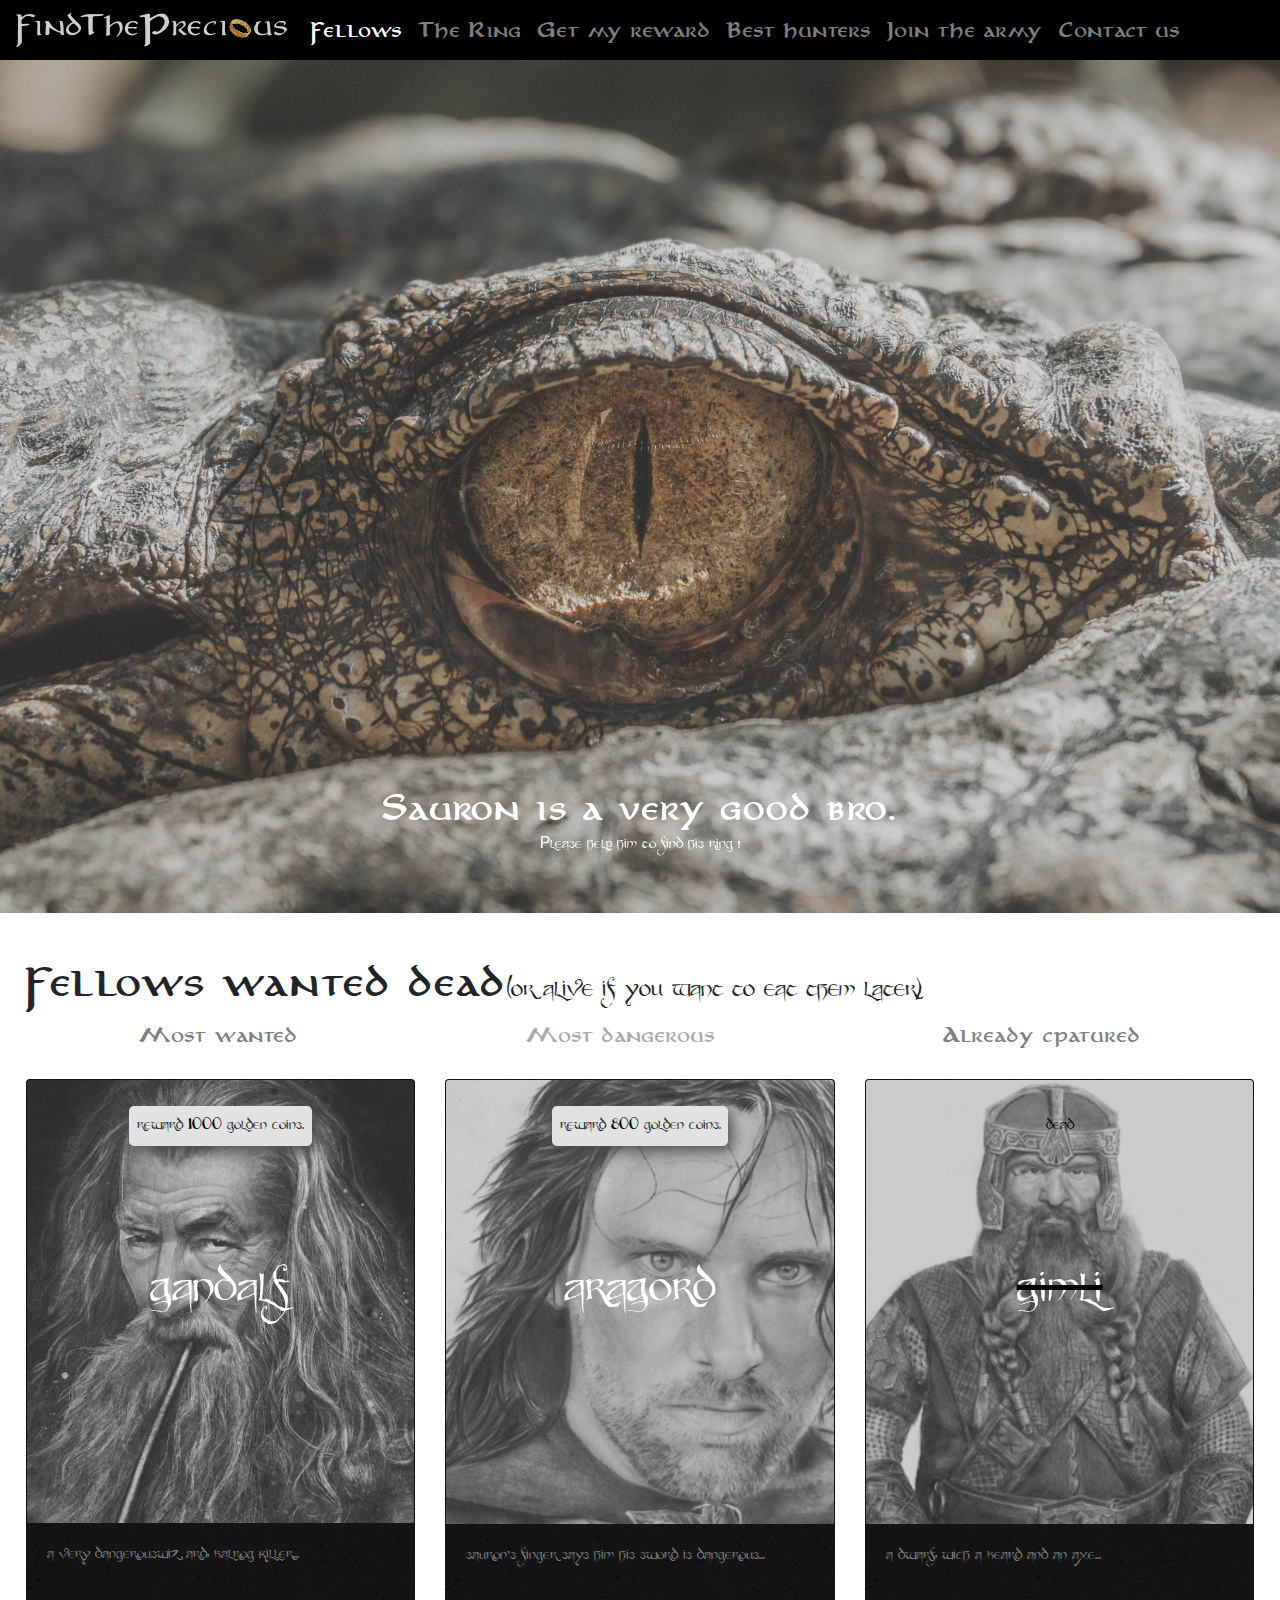
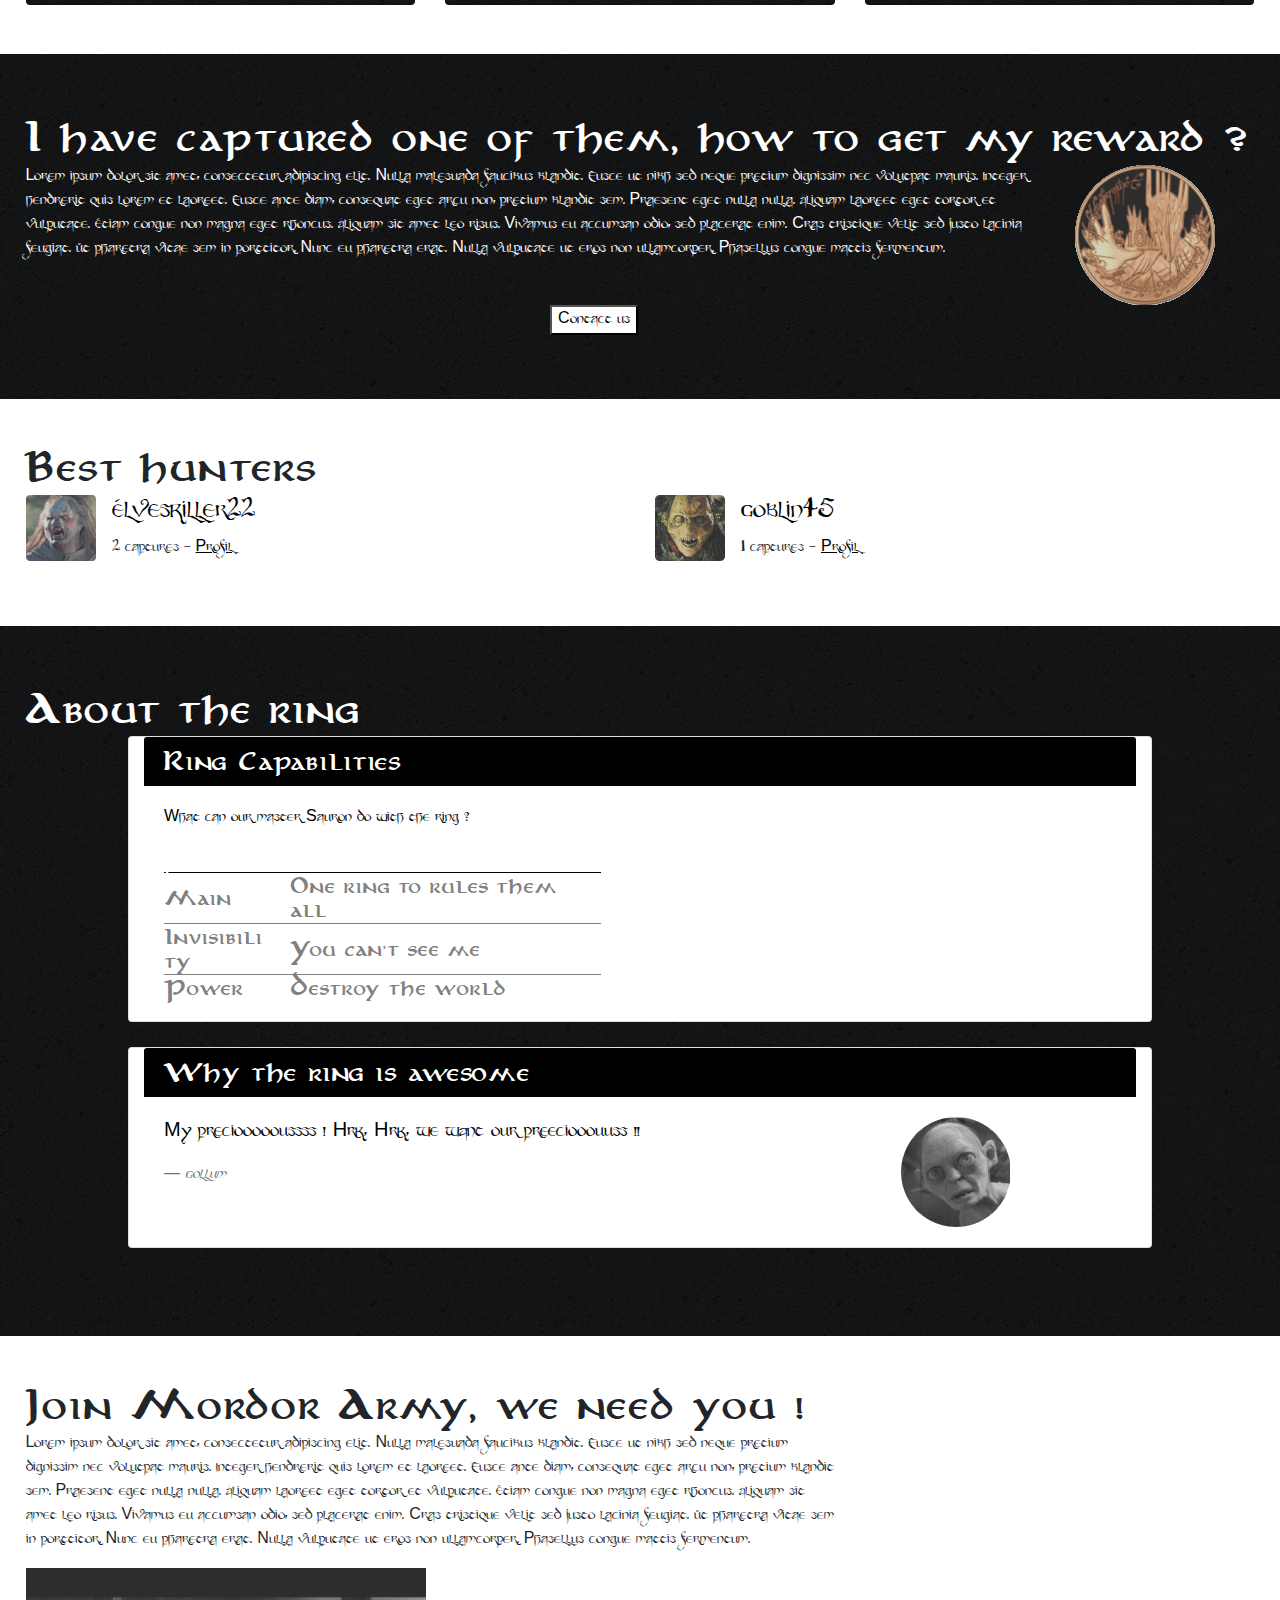
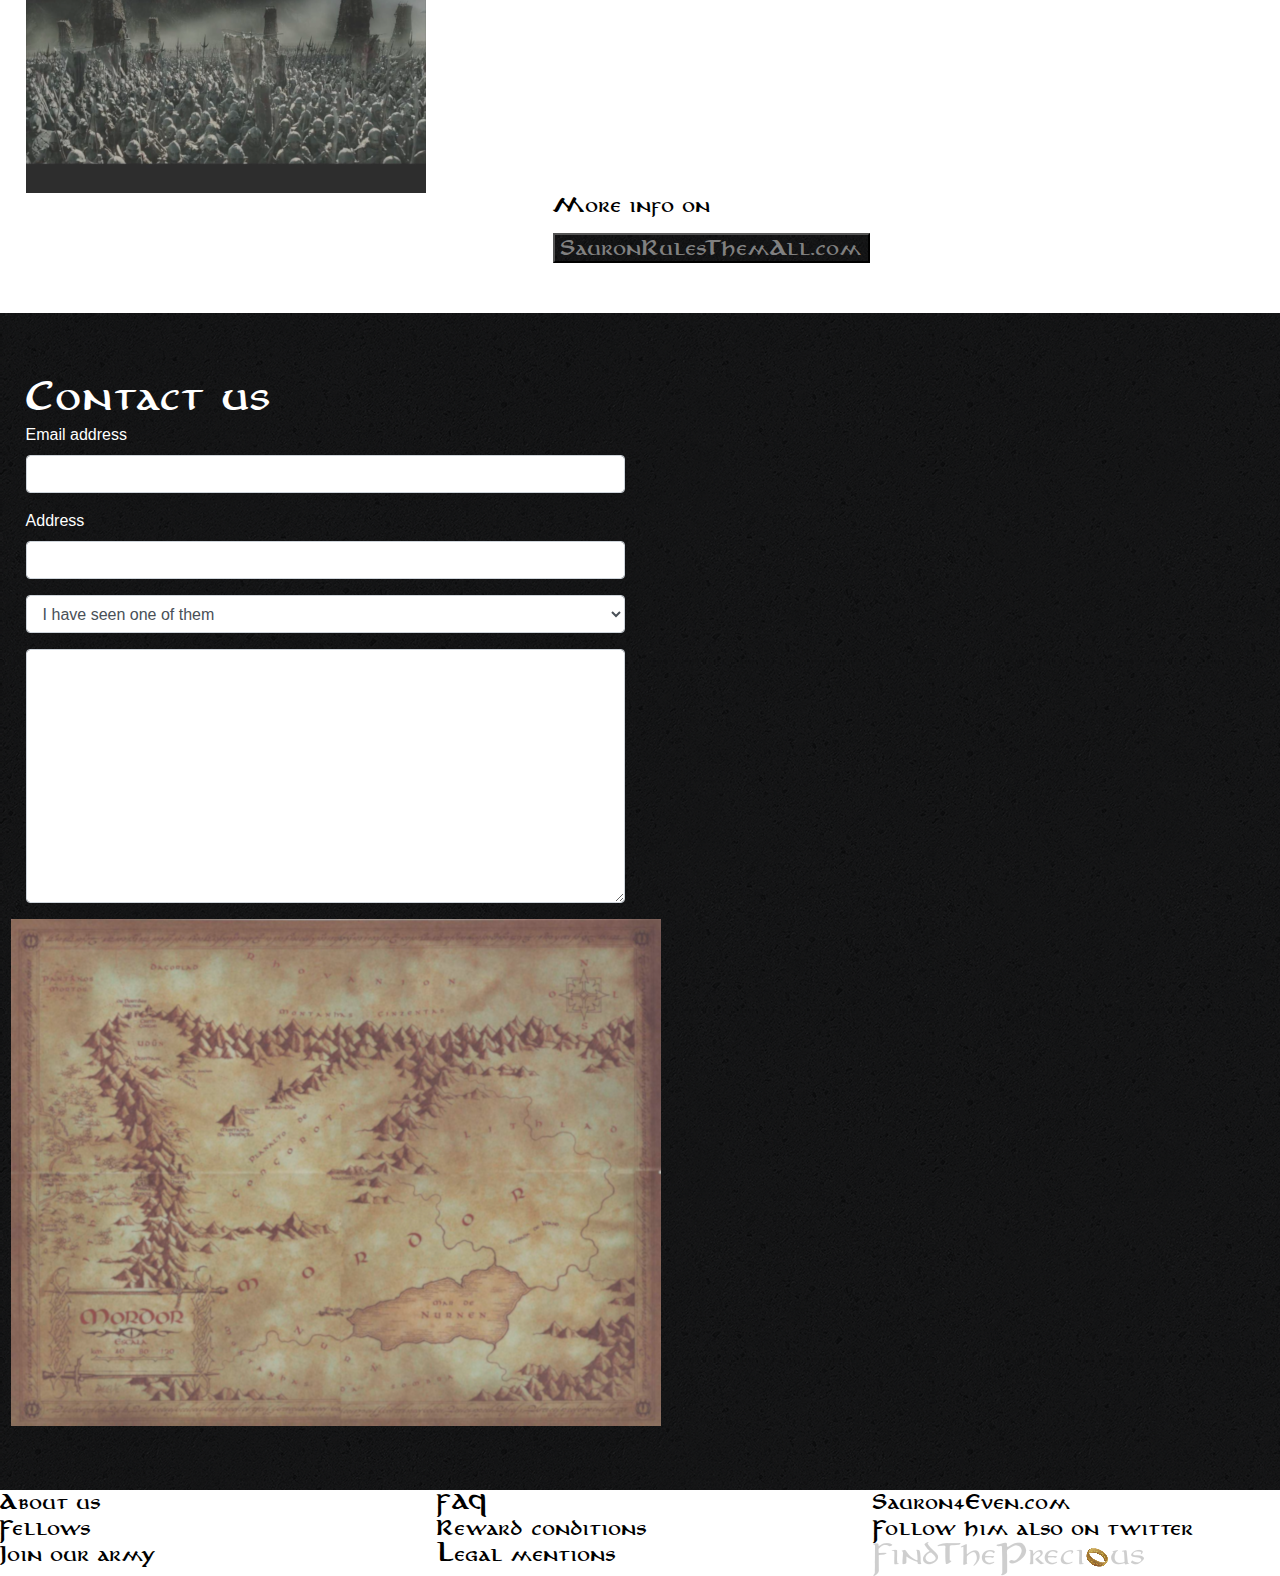
<file: index.html>
<!DOCTYPE html>
<html lang="fr">
<head>
    <meta charset="UTF-8">
    <meta name="viewport" content="width=device-width, initial-scale=1.0">
    <meta http-equiv="X-UA-Compatible" content="ie=edge">
    <link rel="stylesheet" href="https://stackpath.bootstrapcdn.com/bootstrap/4.3.1/css/bootstrap.min.css" integrity="sha384-ggOyR0iXCbMQv3Xipma34MD+dH/1fQ784/j6cY/iJTQUOhcWr7x9JvoRxT2MZw1T" crossorigin="anonymous">
    <link rel="stylesheet" href="style.css">
    <title>FindThePrecious.com</title>
</head>
<body>
    <div class="container-fluid"></div>
        <header>
            <nav class="navbar navbar-expand-lg navbar-dark ">
                <img src="img/logo.png" alt="logo" class="navbar-brand logo">
                <button class="navbar-toggler" type="button" data-toggle="collapse" data-target="#navbarNav" aria-controls="navbarNav" aria-expanded="false" aria-label="Toggle navigation">
                    <span class="navbar-toggler-icon"></span>
                </button>
                <div class="collapse navbar-collapse" id="navbarNav">
                    <div class="navbar-nav">
                        <a class="nav-item nav-link active" href="#Fellows">Fellows</a>
                        <a class="nav-item nav-link" href="#Ring">The Ring</a>
                        <a class="nav-item nav-link" href="#Reward">Get my reward</a>
                        <a class="nav-item nav-link" href="#Hunters">Best hunters</a>
                        <a class="nav-item nav-link" href="#Army">Join the army</a>
                        <a class="nav-item nav-link" href="#Contact">Contact us</a>
                    </div>
                </div>
            </nav>
        </header>
        <div id="carouselExampleCaptions" class="carousel slide" data-ride="carousel">
            <div class="carousel-inner">
                <div class="carousel-item active">
                    <img src="img/samuel-scrimshaw-361584-unsplash.jpg" class="d-block w-100" alt="dark vador">
                    <div class="carousel-caption d-none d-md-block">
                        <h3>Sauron is a very good bro.</h3>
                        <p>Please help him to find his ring !</p>
                    </div>
                </div>
                <div class="carousel-item">
                    <img src="img/robert-zunikoff-362035-unsplash.jpg" class="d-block w-100" alt="dark vador">
                    <div class="carousel-caption d-none d-md-block">
                        <h3>Sauron is a very good bro.</h3>
                        <p>Please help him to find his ring !</p>
                    </div>
                </div>
                <div class="carousel-item">
                    <img src="img/sander-wehkamp-748446-unsplash.jpg" class="d-block w-100" alt="dark vador">
                    <div class="carousel-caption d-none d-md-block">
                        <h3>Sauron is a very good bro.</h3>
                        <p>Please help him to find his ring !</p>
                    </div>
                </div>
            </div>
            <a class="carousel-control-prev" href="#carouselExampleCaptions" role="button" data-slide="prev">
                <span class="carousel-control-prev-icon" aria-hidden="true"></span>
                <span class="sr-only">Previous</span>
            </a>
            <a class="carousel-control-next" href="#carouselExampleCaptions" role="button" data-slide="next">
                <span class="carousel-control-next-icon" aria-hidden="true"></span>
                <span class="sr-only">Next</span>
            </a>
        </div>
        <br>
        <section id="Fellows">
            <h2>Fellows wanted dead<small>(or alive if you want to eat them later)</small></h2>
            <nav class="nav nav-pills flex-column flex-sm-row">
                <a class="flex-sm-fill text-sm-center nav-link" href="#Wanted">Most wanted</a>
                <a class="flex-sm-fill text-sm-center nav-link ok" href="#Dangerous">Most dangerous</a>
                <a class="flex-sm-fill text-sm-center nav-link" href="#Captured">Already cpatured</a>
            </nav>
            <div class="card-deck">
                <div id="wanted" class="card" style="width: 18rem;"> 
                    <img src="img/gandalf.png" alt="Gandalf" class="card-img-top">
                    <h4 class="card-title" id="nom">gandalf</h4>
                    <p class="card-text coins">reward <span>1000</span> golden coins.</p>
                    <div class="card-body">
                        <p>a very dangerouswizard, balrog killer... </p>
                    </div>
                </div>
                <div id="wanted" class="card" style="width: 18rem;">
                    <img src="img/aragorn.png" alt="Aragorn" class="card-img-top">
                    <h4 class="card-title" id="nom">aragord</h4>
                    <p class="card-text coins">reward <span>800</span> golden coins.</p>
                    <div class="card-body">
                        <p>sauron's finger says him his sword is dangerous...</p>
                    </div>
                </div>
                <div id="wanted" class="card dead" style="width: 18rem;">
                    <img src="img/gimli.png" alt="Gimli" class="card-img-top">
                    <h4 class="card-title" id="nom">gimli</h4>
                    <p class="card-text"><span>dead</span></p>
                    <div class="card-body">
                        <p>a dwarf, wich a beard and an axe...</p>
                    </div>
                </div>
            </div>   
        </section>
        <br>
        <section id="Reward">
                <h2>I have captured one of them, how to get my reward ?</h2>
            <div class="row">
                <div class="col-md-10 col-8">
                    <p>
                            Lorem ipsum dolor sit amet, consectetur adipiscing elit. 
                            Nulla malesuada faucibus blandit. 
                            Fusce ut nibh sed neque pretium dignissim nec volutpat mauris. 
                            Integer hendrerit quis lorem et laoreet. 
                            Fusce ante diam, consequat eget arcu non, pretium blandit sem. 
                            Praesent eget nulla nulla. 
                            Aliquam laoreet eget tortor et vulputate. 
                            Etiam congue non magna eget rhoncus. Aliquam sit amet leo risus. 
                            Vivamus eu accumsan odio, sed placerat enim. 
                            Cras tristique velit sed justo lacinia feugiat. 
                            Ut pharetra vitae sem in porttitor. Nunc eu pharetra erat. 
                            Nulla vulputate ut eros non ullamcorper. 
                            Phasellus congue mattis fermentum.
                    </p>            
                </div>
                <div class="col-1">
                    <img src="img/coin_sauron.png" alt="coin sauron">
                </div>
                <div class="col offset-5">
                    <button type="button" class="buttonC">Contact us</button>
                </div>
            </div>
        </section>
        <br>
        <section id="Hunters">
            <h2>Best hunters</h2>
            <div class="row">
                <div class="col-6">
                    <div class="media">
                        <img src="img/hunter1.png" class="mr-3" alt="...">
                        <div class="media-body">
                            <h3 class="mt-0">Elveskiller22</h3>
                            <p>2 captures - <a href="ProfilEleves">Profil</a></p>
                            <div class="fb-like" data-href="https://developers.facebook.com/docs/plugins/" data-width="20" data-layout="standard" data-action="like" data-size="small" data-show-faces="true" data-share="true"></div>
                        </div>
                    </div>
                </div>
                <div class="col-6">
                    <div class="media">
                        <img src="img/hunter2.png" class="mr-3" alt="...">
                        <div class="media-body">
                            <h3 class="mt-0">Goblin45</h3>
                            <p>1 captures - <a href="ProfilEleves">Profil</a></p>
                            <div class="fb-like" data-href="https://developers.facebook.com/docs/plugins/" data-width="20" data-layout="standard" data-action="like" data-size="small" data-show-faces="true" data-share="true"></div>
                        </div>
                    </div>
                </div>
            </div>
        </section>
        <br>
        <section id="Ring">
            <h2>About the ring</h2>
            <div class="card col-10 offset-1">
                <h5 class="card-header">Ring Capabilities</h5>
                <div class="card-body">
                    <p class="card-text">What can our master Sauron do with the ring ?</p>
                    <table>
                        <thead>
                            <tr>
                                <th>Feature</th>
                                <th>Description</th>
                            </tr>
                        </thead>
                        <tbody>
                            <tr>
                                <td>Main</td>
                                <td>One ring to rules them all</td>
                            </tr>
                            <tr>
                                <td>Invisibility</td>
                                <td>You can't see me</td>
                            </tr>
                            <tr>
                                <td>Power</td>
                                <td>Destroy the world</td>
                            </tr>
                        </tbody>
                    </table>
                </div>
            </div>
            <div class="card col-10 offset-1">
                <h5 class="card-header">Why the ring is awesome</h5>
                <div class="card-body">
                    <div class="row">
                        <div class="col-9">
                            <div class="blockquote">
                                <p>My precioooooussss ! Hrk, Hrk, we want our preeciooouuss !!</p>
                                <cite class="blockquote-footer">Gollum</cite>
                            </div>
                        </div>
                        <div class="col-3">
                            <img src="img/gollum.png" alt="Gollum"> 
                        </div>
                    </div>
                </div>
            </div>
        </section>
        <br>
        <section id="Army">
            <h2>Join Mordor Army, we need you !</h2>
            <div class="row">    
                <div class="col-8">
                    <p>
                        Lorem ipsum dolor sit amet, consectetur adipiscing elit. 
                        Nulla malesuada faucibus blandit. 
                        Fusce ut nibh sed neque pretium dignissim nec volutpat mauris. 
                        Integer hendrerit quis lorem et laoreet. 
                        Fusce ante diam, consequat eget arcu non, pretium blandit sem. 
                        Praesent eget nulla nulla. 
                        Aliquam laoreet eget tortor et vulputate. 
                        Etiam congue non magna eget rhoncus. Aliquam sit amet leo risus. 
                        Vivamus eu accumsan odio, sed placerat enim. 
                        Cras tristique velit sed justo lacinia feugiat. 
                        Ut pharetra vitae sem in porttitor. Nunc eu pharetra erat. 
                        Nulla vulputate ut eros non ullamcorper. 
                        Phasellus congue mattis fermentum.
                    </p>
                </div>
                <div class="col">
                    <img src="img/army.png" alt="we need you">
                </div>
            </div>
            <div class="col offset-5">
                <p class="more">More info on </p>
                <button type="button" class="buttonA">SauronRulesThemAll.com</button>
            </div>
        </section>
        <br>
        <section id="Contact">
            <h2>Contact us</h2>
            <div class="row">
                <div class="col-6">
                    <form action="#" method="post">
                        <div class="form-group">
                            <label for="mail">Email address</label>
                            <input type="email" name="mail" id="mail" class="form-control">
                        </div>
                        <div class="form-group">
                            <label for="address">Address</label>
                            <input type="text" name="address" id="address" class="form-control">
                        </div>
                        <div class="form-group">
                            <select name="liste" class="form-control">
                                <option>I have seen one of them</option>
                            </select>
                        </div>
                        <div class="form-group">
                            <textarea name="commentary" id="commentary" cols="30" rows="10" class="form-control"></textarea>
                        </div>
                    </form>
                </div class="col">
                    <img src="img/map.png" alt="map">
                </div>
            </div>
        </section> 
        <footer>
            <div class="row">
                <div class="col">
                    <a href="#About">About us</a>
                </div>
                <div class="col">
                    <a href="#FAQ">FAQ</a>
                </div>
                <div class="col">
                    <a href="Sauron4Even.com">Sauron4Even.com</a>
                </div>
            </div>
            <div class="row">
                <div class="col">
                    <a href="#Fellows">Fellows</a>
                </div>
                <div class="col">
                    <a href="#Reward">Reward conditions</a>
                </div>
                <div class="col">
                    <a href="#Twitter">Follow him also on twitter</a>
                </div>
            </div> 
            <div class="row">
                <div class="col">
                    <a href="#Army">Join our army</a>
                </div>
                <div class="col">
                    <a href="#Legal">Legal mentions</a>
                </div>
                <div class="col">
                    <img src="img/logo.png" alt="logo">
                </div>
            </div>    
        </footer> 
    </div>
<script src="https://code.jquery.com/jquery-3.3.1.slim.min.js" integrity="sha384-q8i/X+965DzO0rT7abK41JStQIAqVgRVzpbzo5smXKp4YfRvH+8abtTE1Pi6jizo" crossorigin="anonymous"></script>
<script src="https://cdnjs.cloudflare.com/ajax/libs/popper.js/1.14.7/umd/popper.min.js" integrity="sha384-UO2eT0CpHqdSJQ6hJty5KVphtPhzWj9WO1clHTMGa3JDZwrnQq4sF86dIHNDz0W1" crossorigin="anonymous"></script>
<script src="https://stackpath.bootstrapcdn.com/bootstrap/4.3.1/js/bootstrap.min.js" integrity="sha384-JjSmVgyd0p3pXB1rRibZUAYoIIy6OrQ6VrjIEaFf/nJGzIxFDsf4x0xIM+B07jRM" crossorigin="anonymous"></script>
</body>
</html>
</file>
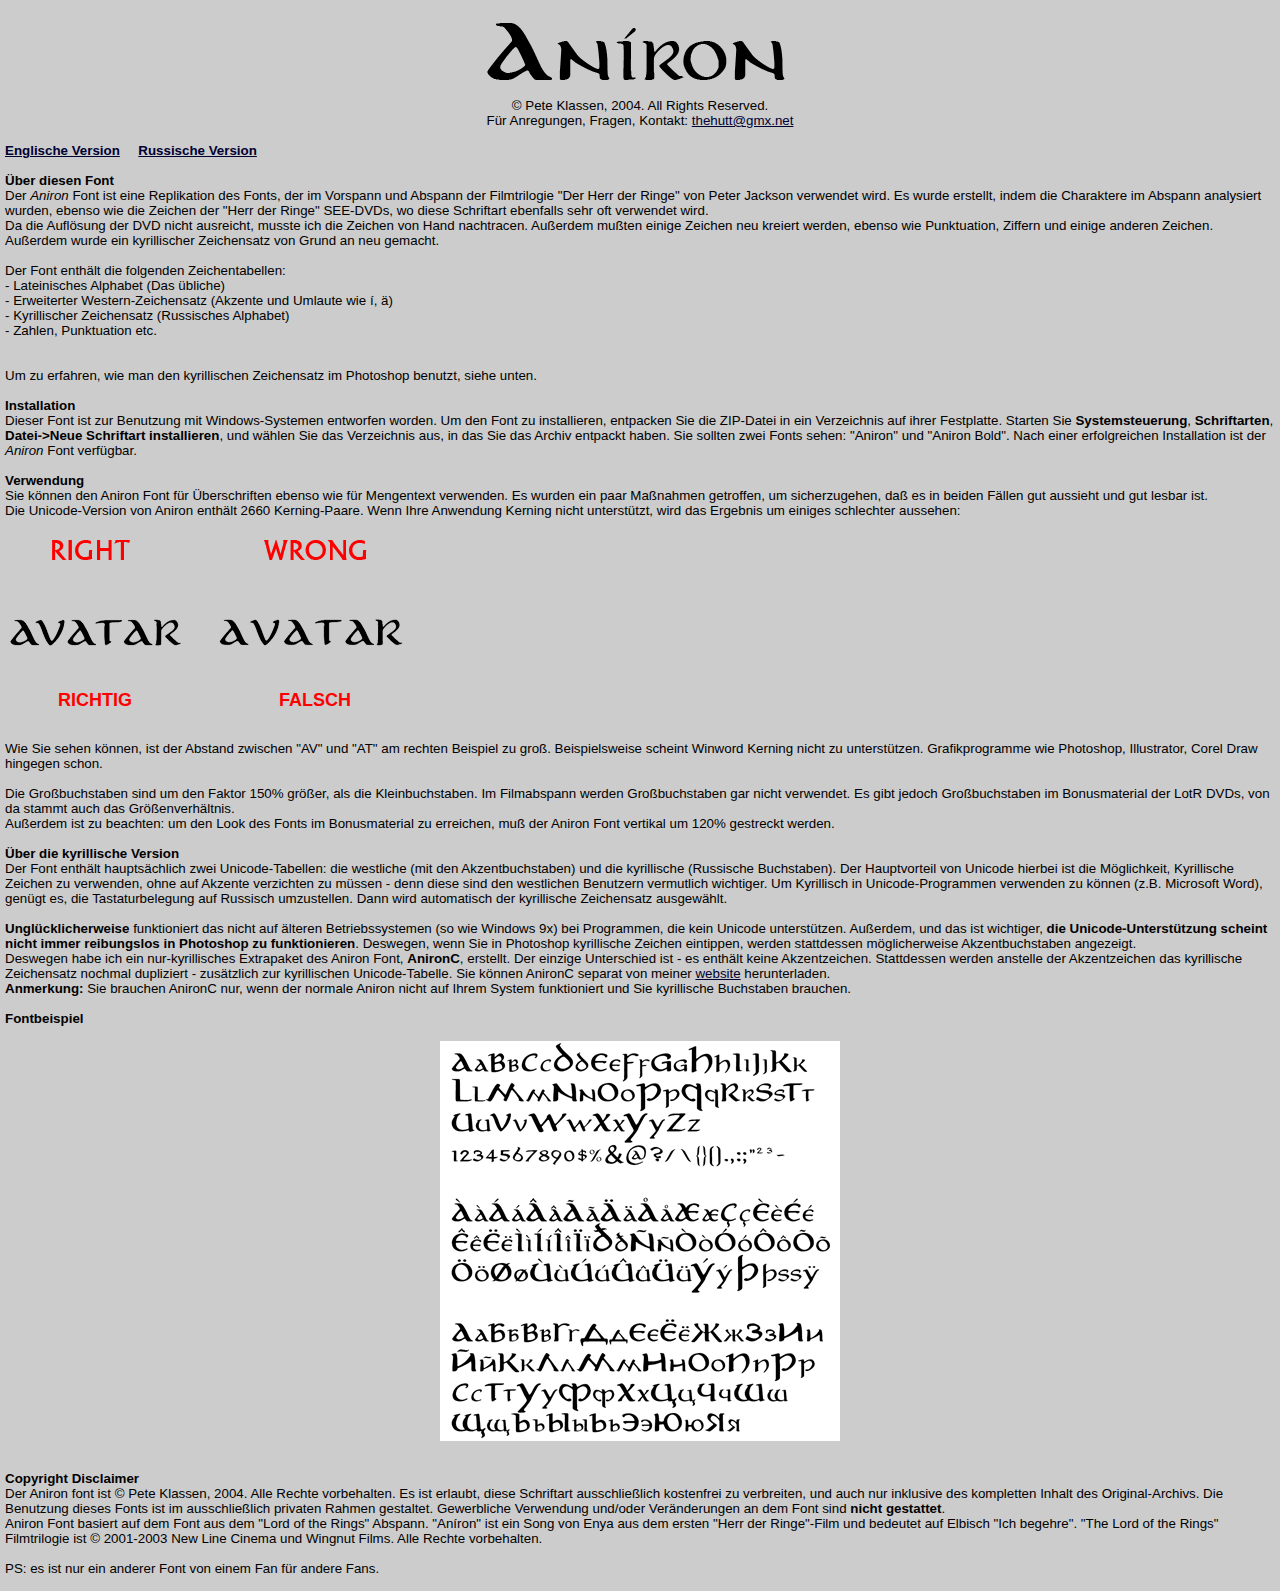
<file: font/Aniron/liesmich.html>
<html>
<head>
<META HTTP-EQUIV="Content-Type" CONTENT="text/html; charset=iso-8859-1">
<style type="text/css">
<!--
blabla {}
td {font-size: 10pt; border-width:0pt; border-style:solid; border-color:#FFFFFF;}
-->
</style>

</head>

<body bgcolor="#CCCCCC" text="#000000" alink="#000032" vlink="#000032" link="#000032" topmargin=0 leftmargin=5 marginwidth=5 marginheight=0 style="font-family:Verdana,Arial,Helvetica; font-size: 10pt;">
<br>
<center><img src="./aniron.gif" alt="An&iacute;ron" border="0"><br>
� Pete Klassen, 2004. All Rights Reserved.<br>
F�r Anregungen, Fragen, Kontakt: <a href="mailto:thehutt@gmx.net">thehutt@gmx.net</a>
</center><br>

<b><a href="readme.html">Englische Version</a>&nbsp;&nbsp;&nbsp;&nbsp;&nbsp;<a href="prochitay.html">Russische Version</a></b><br>&nbsp;<br>


<b>�ber diesen Font</b><br>
Der <i>Aniron</i> Font ist eine Replikation des Fonts, der im Vorspann und Abspann der Filmtrilogie "Der Herr der Ringe" von Peter Jackson verwendet wird. Es wurde erstellt, indem die Charaktere im Abspann analysiert wurden, ebenso wie die Zeichen der "Herr der Ringe" SEE-DVDs, wo diese Schriftart ebenfalls sehr oft verwendet wird.<br>
Da die Aufl�sung der DVD nicht ausreicht, musste ich die Zeichen von Hand nachtracen. Au�erdem mu�ten einige Zeichen neu kreiert werden, ebenso wie Punktuation, Ziffern und einige anderen Zeichen. Au�erdem wurde ein kyrillischer Zeichensatz von Grund an neu gemacht.<br>&nbsp;<br>
Der Font enth�lt die folgenden Zeichentabellen:<br>
- Lateinisches Alphabet (Das �bliche)<br>
- Erweiterter Western-Zeichensatz (Akzente und Umlaute wie &iacute;, &auml;)<br>
- Kyrillischer Zeichensatz (Russisches Alphabet)<br>
- Zahlen, Punktuation etc.<br>
<br>&nbsp;<br>
Um zu erfahren, wie man den kyrillischen Zeichensatz im Photoshop benutzt, siehe unten.
<br>&nbsp;<br>
<b>Installation</b><br>
Dieser Font ist zur Benutzung mit Windows-Systemen entworfen worden. Um den Font zu installieren, entpacken Sie die ZIP-Datei in ein Verzeichnis auf ihrer Festplatte. Starten Sie <b>Systemsteuerung</b>, <b>Schriftarten</b>, <b>Datei->Neue Schriftart installieren</b>, und w&auml;hlen Sie das Verzeichnis aus, in das Sie das Archiv entpackt haben. Sie sollten zwei Fonts sehen: "Aniron" und "Aniron Bold". Nach einer erfolgreichen Installation ist der <i>Aniron</i> Font verf&uuml;gbar.

<br>&nbsp;<br>
<b>Verwendung</b><br>
Sie k�nnen den Aniron Font f�r �berschriften ebenso wie f�r Mengentext verwenden. Es wurden ein paar Ma�nahmen getroffen, um sicherzugehen, da� es in beiden F�llen gut aussieht und gut lesbar ist.<br>
Die Unicode-Version von Aniron enth�lt 2660 Kerning-Paare. Wenn Ihre Anwendung Kerning nicht unterst�tzt, wird das Ergebnis um einiges schlechter aussehen:
<br>&nbsp;<br>
<img src="./example1.gif" alt="" border=0>
<table width=400 border=0 cellpadding=0 cellspacing=0><tr><td width=200 class="loprof" align=center><font color="FF0000" size=+1><b>RICHTIG&nbsp;&nbsp;&nbsp;&nbsp;</b></font></td>
<td width=200 align=center class="loprof"><font color="FF0000" size=+1><b>&nbsp;&nbsp;&nbsp;&nbsp;FALSCH</b></font></td></tr></table>

<br>&nbsp;<br>
Wie Sie sehen k�nnen, ist der Abstand zwischen "AV" und "AT" am rechten Beispiel zu gro�. Beispielsweise scheint Winword Kerning nicht zu unterst�tzen. Grafikprogramme wie Photoshop, Illustrator, Corel Draw hingegen schon.
<br>&nbsp;<br>

Die Gro�buchstaben sind um den Faktor 150% gr��er, als die Kleinbuchstaben. Im Filmabspann werden Gro�buchstaben gar nicht verwendet. Es gibt jedoch Gro�buchstaben im Bonusmaterial der LotR DVDs, von da stammt auch das Gr��enverh�ltnis.<br>
Au�erdem ist zu beachten: um den Look des Fonts im Bonusmaterial zu erreichen, mu� der Aniron Font vertikal um 120% gestreckt werden.

<br>&nbsp;<br>
<b>�ber die kyrillische Version</b><br>
Der Font enth�lt haupts�chlich zwei Unicode-Tabellen: die westliche (mit den Akzentbuchstaben) und die kyrillische (Russische Buchstaben). Der Hauptvorteil von Unicode hierbei ist die M�glichkeit, Kyrillische Zeichen zu verwenden, ohne auf Akzente verzichten zu m�ssen - denn diese sind den westlichen Benutzern vermutlich wichtiger. Um Kyrillisch in Unicode-Programmen verwenden zu k�nnen (z.B. Microsoft Word), gen�gt es, die Tastaturbelegung auf Russisch umzustellen. Dann wird automatisch der kyrillische Zeichensatz ausgew�hlt.<br>&nbsp;<br>
<b>Ungl�cklicherweise</b> funktioniert das nicht auf �lteren Betriebssystemen (so wie Windows 9x) bei Programmen, die kein Unicode unterst�tzen. Au�erdem, und das ist wichtiger, <b>die Unicode-Unterst�tzung scheint nicht immer reibungslos in Photoshop zu funktionieren</b>. Deswegen, wenn Sie in Photoshop kyrillische Zeichen eintippen, werden stattdessen m�glicherweise Akzentbuchstaben angezeigt.<br>
Deswegen habe ich ein nur-kyrillisches Extrapaket des Aniron Font, <b>AnironC</b>, erstellt. Der einzige Unterschied ist - es enth�lt keine Akzentzeichen. Stattdessen werden anstelle der Akzentzeichen das kyrillische Zeichensatz nochmal dupliziert - zus�tzlich zur kyrillischen Unicode-Tabelle. Sie k�nnen AnironC separat von meiner <a href="http://www.thehutt.de/">website</a> herunterladen.<br>
<b>Anmerkung: </b> Sie brauchen AnironC nur, wenn der normale Aniron nicht auf Ihrem System funktioniert und Sie kyrillische Buchstaben brauchen.

<br>&nbsp;<br>
<b>Fontbeispiel</b>
<br>&nbsp;<br>
<center><img src="./example2.gif" alt="" border=0></center><br>&nbsp;<br>
<b>Copyright Disclaimer</b><br>
Der Aniron font ist &copy; Pete Klassen, 2004. Alle Rechte vorbehalten.
Es ist erlaubt, diese Schriftart ausschlie&szlig;lich kostenfrei zu verbreiten, und auch nur inklusive des kompletten Inhalt des Original-Archivs.
Die Benutzung dieses Fonts ist im ausschlie&szlig;lich privaten Rahmen gestaltet. Gewerbliche Verwendung und/oder Ver&auml;nderungen an dem Font sind <b>nicht gestattet</b>.<br>
Aniron Font basiert auf dem Font aus dem "Lord of the Rings" Abspann. "An&iacute;ron" ist ein Song von Enya aus dem ersten "Herr der Ringe"-Film und bedeutet auf Elbisch "Ich begehre". "The Lord of the Rings" Filmtrilogie ist &copy; 2001-2003 New Line Cinema und Wingnut Films. Alle Rechte vorbehalten.<br>&nbsp;<br>

PS: es ist nur ein anderer Font von einem Fan f&uuml;r andere Fans.<br>&nbsp;<br>

</body>
</html>
</file>
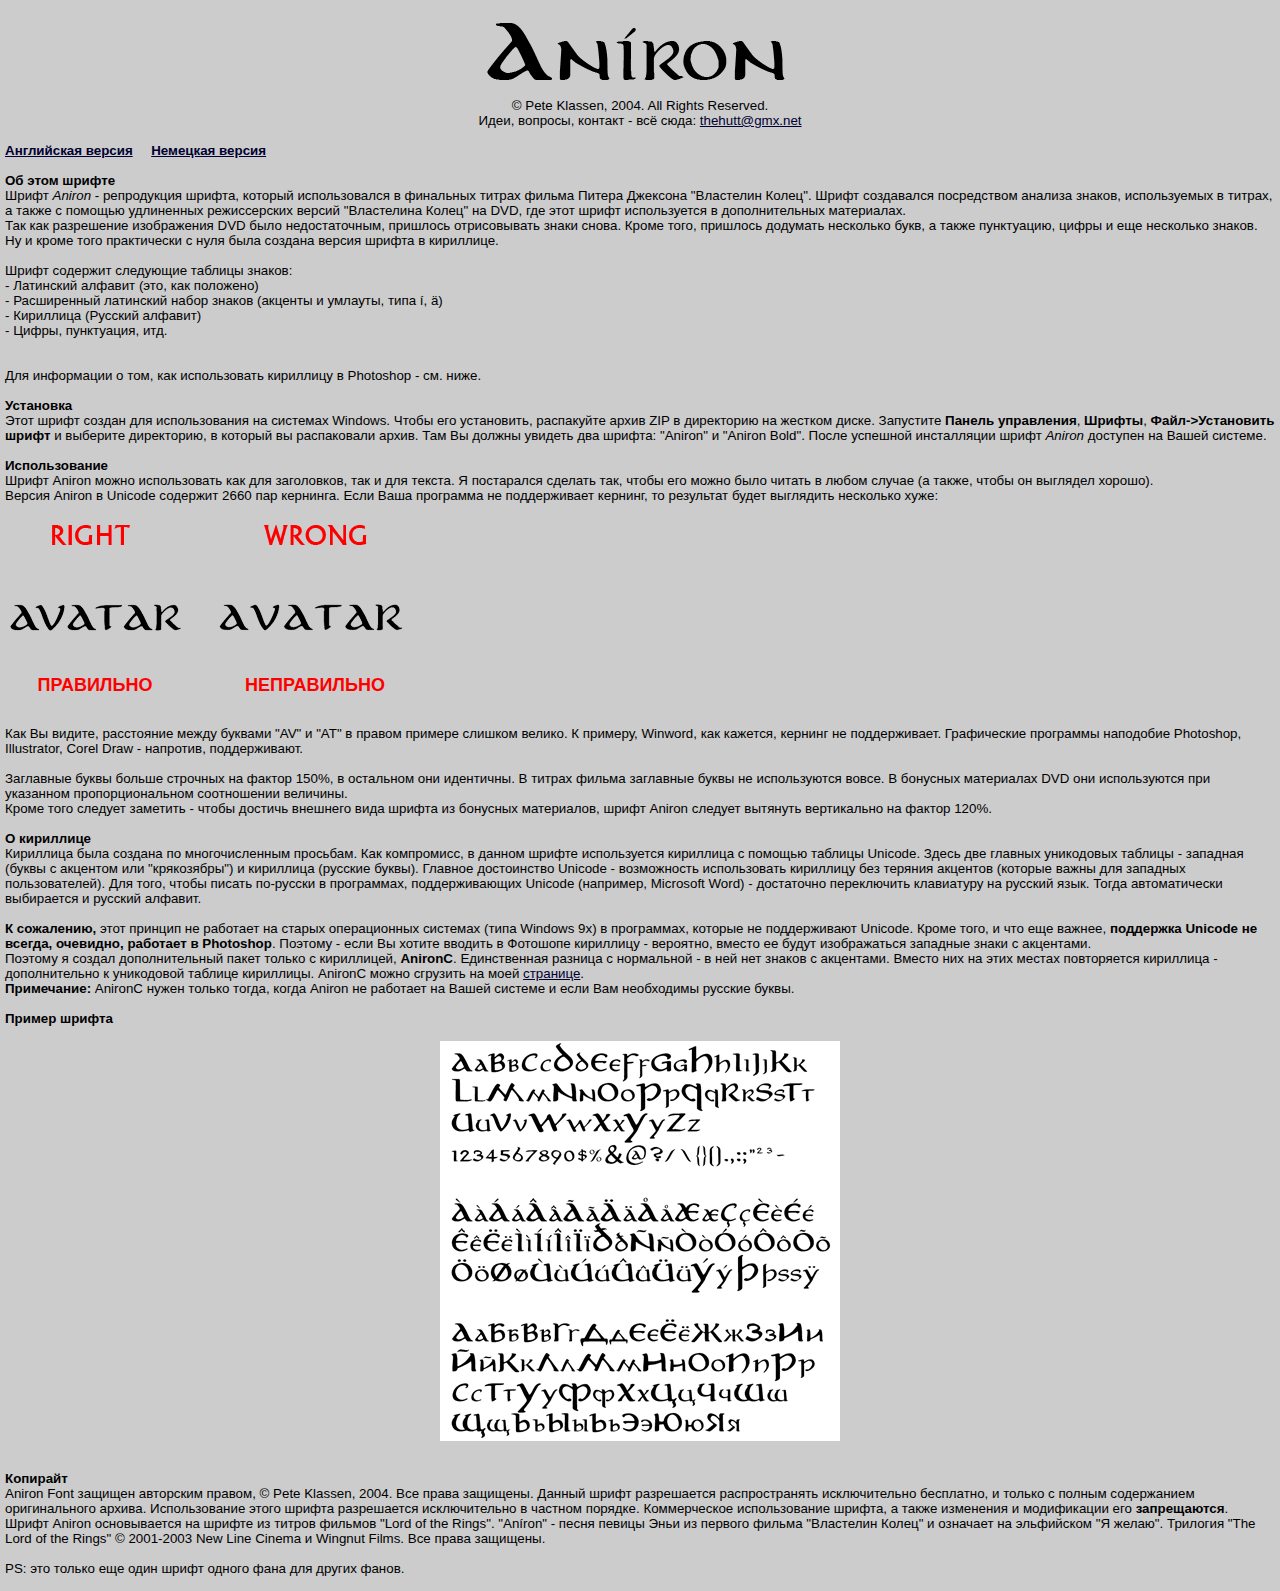
<file: font/Aniron/prochitay.html>
<html>
<head>
<meta http-equiv="Content-Type" content="text/html; charset=Windows-1251">
<style type="text/css">
<!--
blabla {}
td {font-size: 10pt; border-width:0pt; border-style:solid; border-color:#FFFFFF;}
-->
</style>

</head>

<body bgcolor="#CCCCCC" text="#000000" alink="#000032" vlink="#000032" link="#000032" topmargin=0 leftmargin=5 marginwidth=5 marginheight=0 style="font-family:Verdana,Arial,Helvetica; font-size: 10pt;">
<br>
<center><img src="./aniron.gif" alt="An&iacute;ron" border="0"><br>
� Pete Klassen, 2004. All Rights Reserved.<br>
����, �������, ������� - �� ����: <a href="mailto:thehutt@gmx.net">thehutt@gmx.net</a>
</center><br>

<b><a href="readme.html">���������� ������</a>&nbsp;&nbsp;&nbsp;&nbsp;&nbsp;<a href="liesmich.html">�������� ������</a></b><br>&nbsp;<br>


<b>�� ���� ������</b><br>
����� <i>Aniron</i> - ����������� ������, ������� ������������� � ��������� ������ ������ ������ �������� "��������� �����". ����� ���������� ����������� ������� ������, ������������ � ������, � ����� � ������� ���������� ������������ ������ "���������� �����" �� DVD, ��� ���� ����� ������������ � �������������� ����������.<br>
��� ��� ���������� ����������� DVD ���� �������������, �������� ������������ ����� �����. ����� ����, �������� �������� ��������� ����, � ����� ����������, ����� � ��� ��������� ������. �� � ����� ���� ����������� � ���� ���� ������� ������ ������ � ���������.
<br>&nbsp;<br>
����� �������� ��������� ������� ������:<br>
- ��������� ������� (���, ��� ��������)<br>
- ����������� ��������� ����� ������ (������� � �������, ���� &iacute;, &auml;)<br>
- ��������� (������� �������)<br>
- �����, ����������, ���.<br>
<br>&nbsp;<br>
��� ���������� � ���, ��� ������������ ��������� � Photoshop - ��. ����.
<br>&nbsp;<br>
<b>���������</b><br>
���� ����� ������ ��� ������������� �� �������� Windows. ����� ��� ����������, ���������� ����� ZIP � ���������� �� ������� �����. ��������� <b>������ ����������</b>, <b>������</b>, <b>����->���������� �����</b> � �������� ����������, � ������� �� ����������� �����. ��� �� ������ ������� ��� ������: "Aniron" � "Aniron Bold". ����� �������� ����������� ����� <i>Aniron</i> �������� �� ����� �������.

<br>&nbsp;<br>
<b>�������������</b><br>
����� Aniron ����� ������������ ��� ��� ����������, ��� � ��� ������. � ���������� ������� ���, ����� ��� ����� ���� ������ � ����� ������ (� �����, ����� �� �������� ������). <br>
������ Aniron � Unicode �������� 2660 ��� ��������. ���� ���� ��������� �� ������������ �������, �� ��������� ����� ��������� ��������� ����:
<br>&nbsp;<br>
<img src="./example1.gif" alt="" border=0>
<table width=400 border=0 cellpadding=0 cellspacing=0><tr><td width=200 class="loprof" align=center><font color="FF0000" size=+1><b>���������&nbsp;&nbsp;&nbsp;&nbsp;</b></font></td>
<td width=200 align=center class="loprof"><font color="FF0000" size=+1><b>&nbsp;&nbsp;&nbsp;&nbsp;�����������</b></font></td></tr></table>

<br>&nbsp;<br>
��� �� ������, ���������� ����� ������� "AV" � "AT" � ������ ������� ������� ������. � �������, Winword, ��� �������, ������� �� ������������. ����������� ��������� ��������� Photoshop, Illustrator, Corel Draw - ��������, ������������.
<br>&nbsp;<br>

��������� ����� ������ �������� �� ������ 150%, � ��������� ��� ���������. � ������ ������ ��������� ����� �� ������������ �����. � �������� ���������� DVD ��� ������������ ��� ��������� ���������������� ����������� ��������.<br>
����� ���� ������� �������� - ����� ������� �������� ���� ������ �� �������� ����������, ����� Aniron ������� �������� ����������� �� ������ 120%.

<br>&nbsp;<br>
<b>� ���������</b><br>
��������� ���� ������� �� �������������� ��������. ��� ����������, � ������ ������ ������������ ��������� � ������� ������� Unicode. ����� ��� ������� ���������� ������� - �������� (����� � �������� ��� "����������") � ��������� (������� �����). ������� ����������� Unicode - ����������� ������������ ��������� ��� ������� �������� (������� ����� ��� �������� �������������). ��� ����, ����� ������ ��-������ � ����������, �������������� Unicode (��������, Microsoft Word) - ���������� ����������� ���������� �� ������� ����. ����� ������������� ���������� � ������� �������.<br>&nbsp;<br>
<b>� ���������,</b> ���� ������� �� �������� �� ������ ������������ �������� (���� Windows 9x) � ����������, ������� �� ������������ Unicode. ����� ����, � ��� ��� ������, <b>��������� Unicode �� ������, ��������, �������� � Photoshop</b>. ������� - ���� �� ������ ������� � �������� ��������� - ��������, ������ �� ����� ������������ �������� ����� � ���������.<br>
������� � ������ �������������� ����� ������ � ����������, <b>AnironC</b>. ������������ ������� � ���������� - � ��� ��� ������ � ���������. ������ ��� �� ���� ������ ����������� ��������� - ������������� � ���������� ������� ���������. AnironC ����� �������� �� ���� <a href="http://www.thehutt.de/">��������</a>.<br>
<b>����������: </b> AnironC ����� ������ �����, ����� Aniron �� �������� �� ����� ������� � ���� ��� ���������� ������� �����.

<br>&nbsp;<br>
<b>������ ������</b>
<br>&nbsp;<br>
<center><img src="./example2.gif" alt="" border=0></center><br>&nbsp;<br>
<b>��������</b><br>
Aniron Font ������� ��������� ������, &copy; Pete Klassen, 2004. ��� ����� ��������.
������ ����� ����������� �������������� ������������� ���������, � ������ � ������ ����������� ������������� ������.
������������� ����� ������ ����������� ������������� � ������� �������. ������������ ������������� ������, � ����� ��������� � ����������� ��� <b>�����������</b>.<br>
����� Aniron ������������ �� ������ �� ������ ������� "Lord of the Rings". "An&iacute;ron" - ����� ������ ���� �� ������� ������ "��������� �����" � �������� �� ���������� "� �����". �������� "The Lord of the Rings" &copy; 2001-2003 New Line Cinema � Wingnut Films. ��� ����� ��������.<br>&nbsp;<br>

PS: ��� ������ ��� ���� ����� ������ ���� ��� ������ �����.<br>&nbsp;<br>

</body>
</html>
</file>
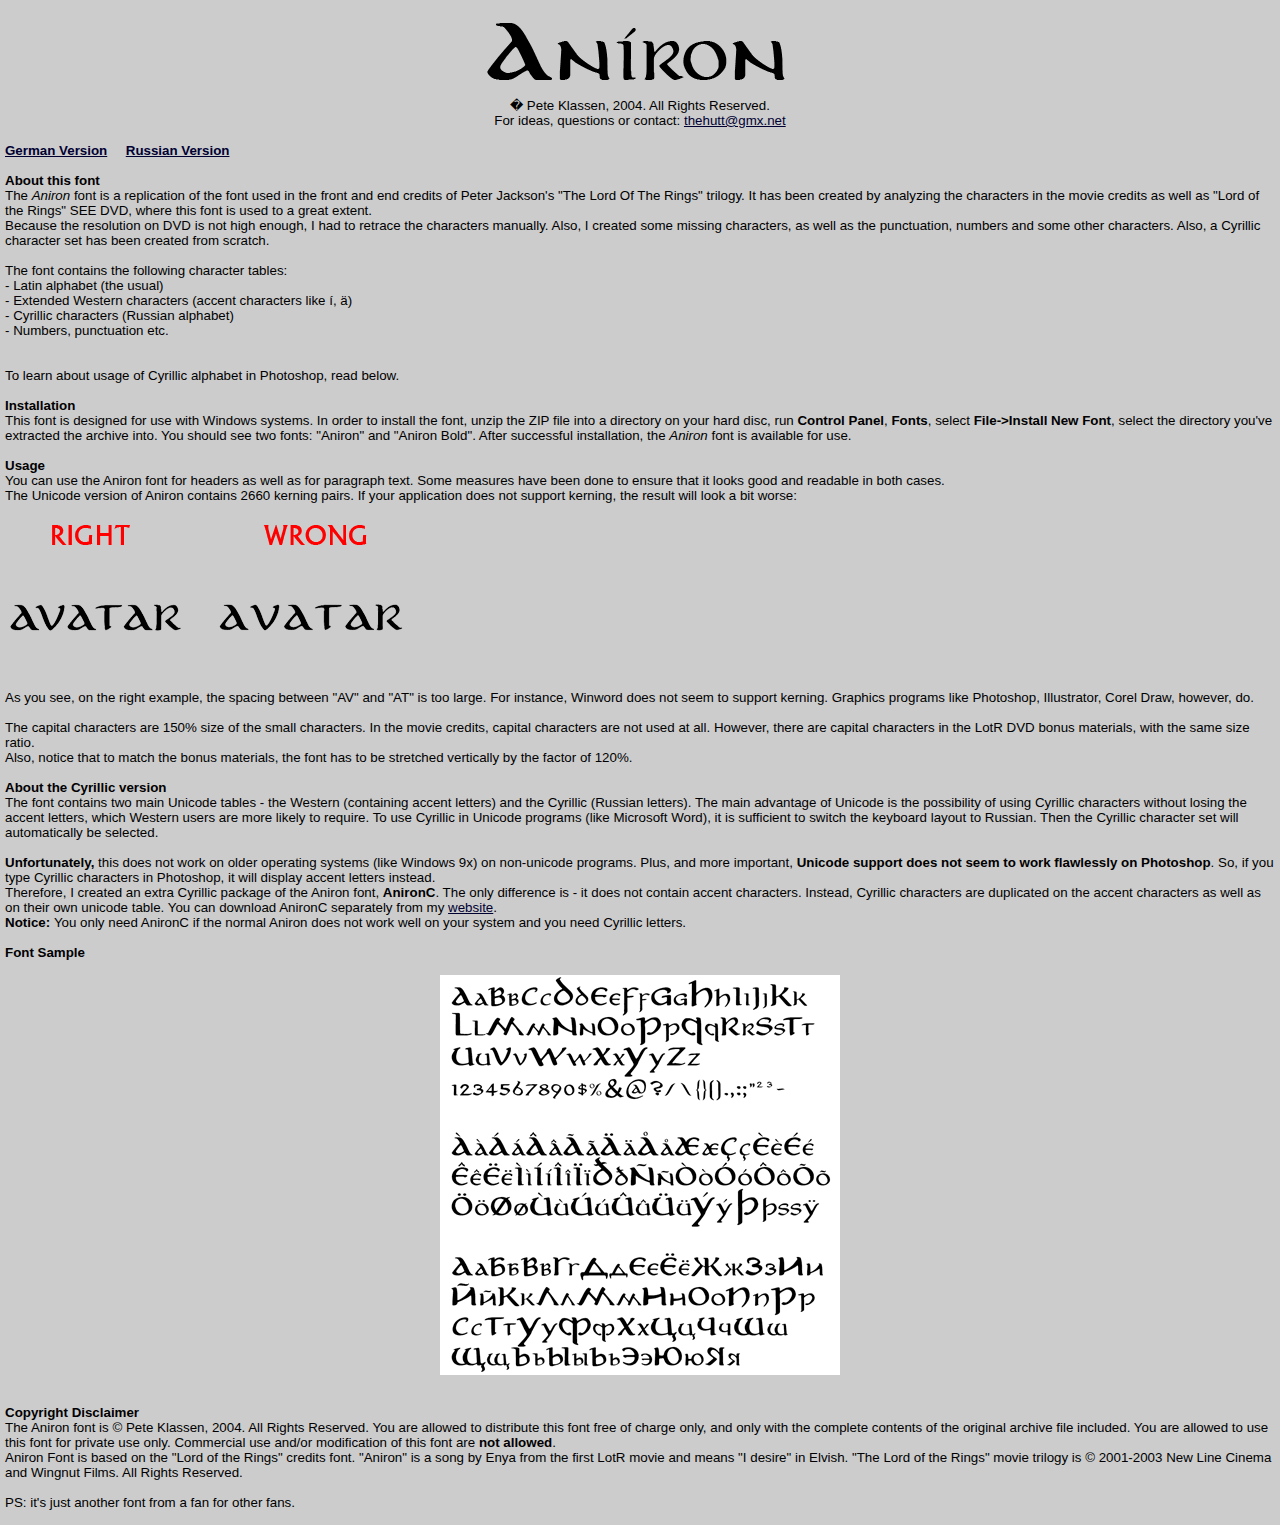
<file: font/Aniron/readme.html>
<html>
<head>
<style type="text/css">
<!--
blabla {}
td {font-size: 10pt; border-width:1pt; border-style:solid; border-color:#FFFFFF;}
-->
</style>

</head>

<body bgcolor="#CCCCCC" text="#000000" alink="#000032" vlink="#000032" link="#000032" topmargin=0 leftmargin=5 marginwidth=5 marginheight=0 style="font-family:Verdana,Arial,Helvetica; font-size: 10pt;">
<br>
<center><img src="./aniron.gif" alt="An&iacute;ron" border="0"><br>
� Pete Klassen, 2004. All Rights Reserved.<br>
For ideas, questions or contact: <a href="mailto:thehutt@gmx.net">thehutt@gmx.net</a>
</center><br>

<b><a href="liesmich.html">German Version</a>&nbsp;&nbsp;&nbsp;&nbsp;&nbsp;<a href="prochitay.html">Russian Version</a></b><br>&nbsp;<br>


<b>About this font</b><br>
The <i>Aniron</i> font is a replication of the font used in the front and end credits of Peter Jackson's "The Lord Of The Rings" trilogy. It has been created by analyzing the characters in the movie credits as well as "Lord of the Rings" SEE DVD, where this font is used to a great extent.<br>
Because the resolution on DVD is not high enough, I had to retrace the characters manually. Also, I created some missing characters, as well as the punctuation, numbers and some other characters. Also, a Cyrillic character set has been created from scratch.<br>&nbsp;<br>
The font contains the following character tables:<br>
- Latin alphabet (the usual)<br>
- Extended Western characters (accent characters like &iacute;, &auml;)<br>
- Cyrillic characters (Russian alphabet)<br>
- Numbers, punctuation etc.<br>
<br>&nbsp;<br>
To learn about usage of Cyrillic alphabet in Photoshop, read below.
<br>&nbsp;<br>
<b>Installation</b><br>
This font is designed for use with Windows systems. In order to install the font, unzip the ZIP file into a directory on your hard disc, run <b>Control Panel</b>, <b>Fonts</b>, select <b>File->Install New Font</b>, select the directory you've extracted the archive into. You should see two fonts: "Aniron" and "Aniron Bold". After successful installation, the <i>Aniron</i> font is available for use.
<br>&nbsp;<br>
<b>Usage</b><br>
You can use the Aniron font for headers as well as for paragraph text. Some measures have been done to ensure that it looks good and readable in both cases.<br>
The Unicode version of Aniron contains 2660 kerning pairs. If your application does not support kerning, the result will look a bit worse:
<br>&nbsp;<br>
<img src="./example1.gif" alt="" border=0>
<br>&nbsp;<br>
As you see, on the right example, the spacing between "AV" and "AT" is too large. For instance, Winword does not seem to support kerning. Graphics programs like Photoshop, Illustrator, Corel Draw, however, do.
<br>&nbsp;<br>
The capital characters are 150% size of the small characters. In the movie credits, capital characters are not used at all. However, there are capital characters in the LotR DVD bonus materials, with the same size ratio.<br>
Also, notice that to match the bonus materials, the font has to be stretched vertically by the factor of 120%.

<br>&nbsp;<br>
<b>About the Cyrillic version</b><br>
The font contains two main Unicode tables - the Western (containing accent letters) and the Cyrillic (Russian letters). The main advantage of Unicode is the possibility of using Cyrillic characters without losing the accent letters, which Western users are more likely to require. To use Cyrillic in Unicode programs (like Microsoft Word), it is sufficient to switch the keyboard layout to Russian. Then the Cyrillic character set will automatically be selected.<br>&nbsp;<br>
<b>Unfortunately,</b> this does not work on older operating systems (like Windows 9x) on non-unicode programs. Plus, and more important, <b>Unicode support does not seem to work flawlessly on Photoshop</b>. So, if you type Cyrillic characters in Photoshop, it will display accent letters instead.<br>
Therefore, I created an extra Cyrillic package of the Aniron font, <b>AnironC</b>. The only difference is - it does not contain accent characters. Instead, Cyrillic characters are duplicated on the accent characters as well as on their own unicode table. You can download AnironC separately from my <a href="http://www.thehutt.de/">website</a>.<br>
<b>Notice: </b> You only need AnironC if the normal Aniron does not work well on your system and you need Cyrillic letters.

<br>&nbsp;<br>
<b>Font Sample</b>
<br>&nbsp;<br>
<center><img src="./example2.gif" alt="" border=0></center><br>&nbsp;<br>
<b>Copyright Disclaimer</b><br>
The Aniron font is &copy; Pete Klassen, 2004. All Rights Reserved.
You are allowed to distribute this font free of charge only, and only with the complete contents of the original archive file included.
You are allowed to use this font for private use only. Commercial use and/or modification of this font are <b>not allowed</b>.<br>
Aniron Font is based on the "Lord of the Rings" credits font. "Aniron" is a song by Enya from the first LotR movie and means "I desire" in Elvish. "The Lord of the Rings" movie trilogy is &copy; 2001-2003 New Line Cinema and Wingnut Films. All Rights Reserved.<br>&nbsp;<br>

PS: it's just another font from a fan for other fans.<br>&nbsp;<br>

</body>
</html>
</file>
<file: style.css>
@font-face {
    font-family: "aniron";
    src: url("font/Aniron/anicb___.ttf")
}  

@font-face {
    font-family: "symbole";
    src: url("font/tngan/tngan.ttf")
}

@font-face {
    font-family: "business";
    src: url("font/partyBusiness/partybusiness.ttf")
}

.container-fluid {
    background-image: url("img/bg_light.png");
}

#Contact, #Army, #Ring, #Hunters, #Reward, #Fellows {
    padding: 2%;
}

p,small,h4 {
    font-family: "business", Arial, sans-serif;
}

h1,h2,h3,h5,h6,a {
    font-family: "aniron", Arial, sans-serif;
}

header {
    background-color: black;
}

.nav-item .nav-link .active {
    text-decoration-line: underline;
}

.flex-sm-fill {
    color: grey;
}

.ok {
    color: darkgrey;
    border-bottom: 4px solid white);
    margin-bottom: 2%;
}

#wanted {
    background-image: url("img/bg_dark.png");
}

#wanted .card-body {
    color: gray;
}

span {
    color: black;
}

.coins {
    position: absolute;
    align-self: center;
    top: 5%;
    padding: 2%;
    background-color: rgb(226, 226, 226);
    border-radius: 5px;
    box-shadow: 5px 5px 15px rgb(78, 78, 78);
}

.dead h4 {
    text-decoration: line-through  black;
}

.dead .card-text {
    position: absolute;
    align-self: center;
    top: 5%;
    padding: 2%;
}

#nom {
    position: absolute;
    align-self: center;
    bottom: 50%;
    padding: 2%;
    color: white;
    font-size: 50px;
}

img {
    filter: contrast(65%);
}

#wanted:hover .card-text {
    display: none;
}



#wanted:hover img {
    filter: contrast(100%);
}

#wanted:hover #nom {
    position: absolute;
    align-self: center;
    top: 50%;
    padding: 2%;
    color: white;
    font-size: 20px;
}

.buttonC {
    background-color: white;
    font-family: "business", Arial, sans-serif;
    color:  black);
}

#Reward ,#Ring ,#Contact {
    background-image: url("img/bg_dark.png");
    color: white;
    padding-bottom: 5%;
    padding-top: 5%;
}

#Hunters h3 {
    font-family: "business", Arial, sans-serif;
    color: black;
}

#Hunters a {
    font-family: "business", Arial, sans-serif;
    text-decoration: underline;
    color: black;
}

#Ring .card {
    margin-bottom: 2%;
}

#Ring .card-header {
    background-color:  black;
    color: white;
}

#Ring .card-text , #Ring p {
    color: black;
}

th {
    border-bottom: solid 1px black;
    color: white;
    font-family: "aniron", Arial, sans-serif;
}

td {
    border-top: solid 1px gray;
    padding-right: 5%;
    color: gray;
    font-family: "aniron", Arial, sans-serif;
}

cite {
    font-family: "business", Arial, sans-serif;
}

.more {
    font-family: "aniron", Arial, sans-serif;
    color:  black;
}

.buttonA {
    background-image:url("img/bg_dark.png");
    font-family: "aniron", Arial, sans-serif;
    color:  grey;
}

.divA {
    align-self: center;
}




footer {
    background-color: black);
}

footer a, footer:hover a {
    text-decoration: none;
    color: black;
}
</file>
